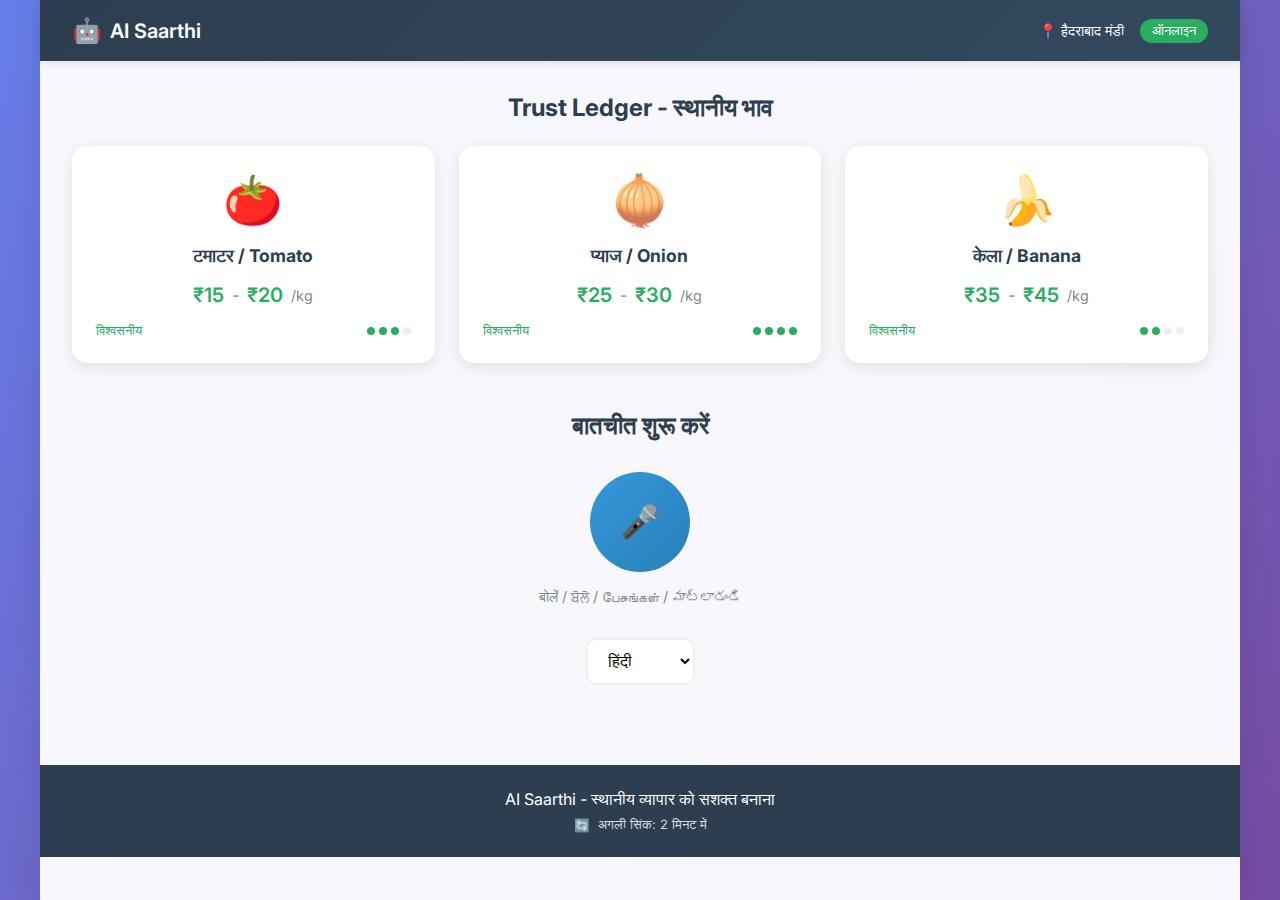
<file: index.html>
<!DOCTYPE html>
<html lang="en">
<head>
    <meta charset="UTF-8">
    <meta name="viewport" content="width=device-width, initial-scale=1.0">
    <title>AI Saarthi - Multilingual Mandi</title>
    <link rel="stylesheet" href="styles.css">
    <link href="https://fonts.googleapis.com/css2?family=Inter:wght@300;400;500;600;700&display=swap" rel="stylesheet">
</head>
<body>
    <div class="app-container">
        <!-- Header -->
        <header class="header">
            <div class="header-content">
                <div class="logo">
                    <span class="logo-icon">🤖</span>
                    <span class="logo-text">AI Saarthi</span>
                </div>
                <div class="location-status">
                    <span class="location">📍 हैदराबाद मंडी</span>
                    <span class="status offline">ऑफलाइन</span>
                </div>
            </div>
        </header>

        <!-- Main Content -->
        <main class="main-content">
            <!-- Price Discovery Section -->
            <section class="price-discovery">
                <h2>Trust Ledger - स्थानीय भाव</h2>
                <div class="price-grid">
                    <div class="price-card">
                        <div class="produce-icon">🍅</div>
                        <h3>टमाटर / Tomato</h3>
                        <div class="price-range">
                            <span class="min-price">₹15</span>
                            <span class="separator">-</span>
                            <span class="max-price">₹20</span>
                            <span class="unit">/kg</span>
                        </div>
                        <div class="trust-indicator">
                            <span class="trust-score">विश्वसनीय</span>
                            <div class="trust-dots">
                                <span class="dot active"></span>
                                <span class="dot active"></span>
                                <span class="dot active"></span>
                                <span class="dot"></span>
                            </div>
                        </div>
                    </div>

                    <div class="price-card">
                        <div class="produce-icon">🧅</div>
                        <h3>प्याज / Onion</h3>
                        <div class="price-range">
                            <span class="min-price">₹25</span>
                            <span class="separator">-</span>
                            <span class="max-price">₹30</span>
                            <span class="unit">/kg</span>
                        </div>
                        <div class="trust-indicator">
                            <span class="trust-score">विश्वसनीय</span>
                            <div class="trust-dots">
                                <span class="dot active"></span>
                                <span class="dot active"></span>
                                <span class="dot active"></span>
                                <span class="dot active"></span>
                            </div>
                        </div>
                    </div>

                    <div class="price-card">
                        <div class="produce-icon">🍌</div>
                        <h3>केला / Banana</h3>
                        <div class="price-range">
                            <span class="min-price">₹35</span>
                            <span class="separator">-</span>
                            <span class="max-price">₹45</span>
                            <span class="unit">/kg</span>
                        </div>
                        <div class="trust-indicator">
                            <span class="trust-score">विश्वसनीय</span>
                            <div class="trust-dots">
                                <span class="dot active"></span>
                                <span class="dot active"></span>
                                <span class="dot"></span>
                                <span class="dot"></span>
                            </div>
                        </div>
                    </div>
                </div>
            </section>

            <!-- Voice Interface Section -->
            <section class="voice-interface">
                <h2>बातचीत शुरू करें</h2>
                <div class="voice-container">
                    <div class="mic-wrapper">
                        <button class="mic-button" id="micButton">
                            <span class="mic-icon">🎤</span>
                            <div class="pulse-ring"></div>
                        </button>
                        <p class="voice-instruction">बोलें / ਬੋਲੋ / பேசுங்கள் / మాట్లాడండి</p>
                    </div>
                    
                    <div class="language-selector">
                        <select id="languageSelect">
                            <option value="hi">हिंदी</option>
                            <option value="te">తెలుగు</option>
                            <option value="ta">தமிழ்</option>
                            <option value="pa">ਪੰਜਾਬੀ</option>
                            <option value="en">English</option>
                        </select>
                    </div>
                </div>
            </section>

            <!-- Negotiation Assistant -->
            <section class="negotiation-assistant" id="negotiationSection" style="display: none;">
                <h2>बातचीत सहायक</h2>
                <div class="conversation-display">
                    <div class="message-container" id="messageContainer">
                        <!-- Messages will be added here dynamically -->
                    </div>
                </div>
                
                <div class="fairness-indicator">
                    <h3>न्याय संकेतक</h3>
                    <div class="fairness-lights">
                        <div class="light green" id="greenLight">
                            <span class="light-label">उचित</span>
                        </div>
                        <div class="light yellow" id="yellowLight">
                            <span class="light-label">सावधान</span>
                        </div>
                        <div class="light red" id="redLight">
                            <span class="light-label">खतरा</span>
                        </div>
                    </div>
                </div>

                <div class="action-buttons">
                    <button class="action-btn accept" id="acceptBtn">
                        <span class="btn-icon">✓</span>
                        <span>स्वीकार करें</span>
                    </button>
                    <button class="action-btn wait" id="waitBtn">
                        <span class="btn-icon">⏳</span>
                        <span>प्रतीक्षा करें</span>
                    </button>
                    <button class="action-btn counter" id="counterBtn">
                        <span class="btn-icon">↻</span>
                        <span>काउंटर ऑफर</span>
                    </button>
                </div>
            </section>
        </main>

        <!-- Footer -->
        <footer class="footer">
            <p>AI Saarthi - स्थानीय व्यापार को सशक्त बनाना</p>
            <div class="sync-status">
                <span class="sync-indicator">🔄</span>
                <span>अगली सिंक: 2 मिनट में</span>
            </div>
        </footer>
    </div>

    <script src="script.js"></script>
    <script src="demo.js"></script>
</body>
</html>
</file>
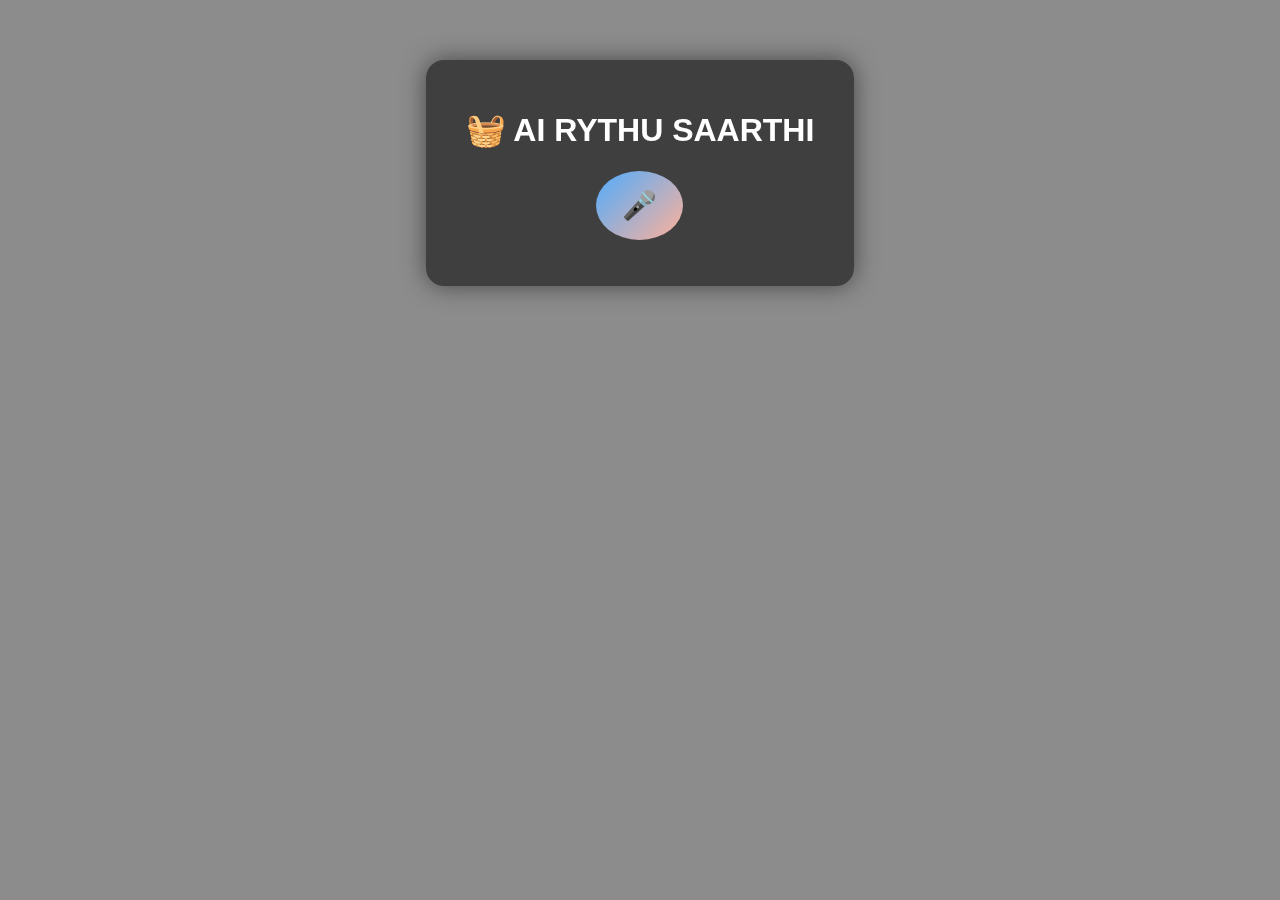
<file: UI.html>
<!DOCTYPE html>
<html>
<head>
<meta charset="UTF-8">
<title>Multilingual Mandi AI</title>

<style>
body {
  font-family: Arial, sans-serif;
  margin: 0;
  background: linear-gradient(rgba(0,0,0,0.45), rgba(0,0,0,0.45)),
              url('https://images.unsplash.com/photo-1542838132-92c53300491e');
  background-size: cover;
  background-position: center;
  color: white;
  text-align: center;
}

/* glass style card */
.container {
  margin-top: 60px;
  background: rgba(0,0,0,0.55);
  backdrop-filter: blur(8px);
  display: inline-block;
  padding: 30px 40px;
  border-radius: 18px;
  box-shadow: 0 0 25px rgba(0,0,0,0.5);
  animation: fadeIn 0.8s ease;
  min-width: 320px;
}

/* mic button */
#micBtn {
  font-size: 28px;
  padding: 18px 26px;
  border-radius: 50%;
  border: none;
  cursor: pointer;
  color: white;
  background: linear-gradient(135deg, #4facfe, #ffb199); /* neutral */
  transition: transform 0.2s, background 0.4s, box-shadow 0.2s;
}

#micBtn:hover {
  transform: scale(1.12);
  box-shadow: 0 0 15px rgba(255,255,255,0.4);
}

.status {
  font-size: 22px;
  font-weight: bold;
  padding: 8px 16px;
  border-radius: 8px;
  display: inline-block;
  margin-top: 10px;
  animation: pop 0.4s ease;
}

.flow {
  margin-top: 18px;
  font-size: 18px;
  line-height: 1.8;
}

.highlight-old {
  text-decoration: line-through;
  opacity: 0.7;
}

.highlight-new {
  font-weight: bold;
  font-size: 20px;
}

@keyframes fadeIn {
  from {opacity:0; transform: translateY(25px);}
  to {opacity:1; transform: translateY(0);}
}

@keyframes pop {
  from {transform: scale(0.8); opacity:0;}
  to {transform: scale(1); opacity:1;}
}
</style>
</head>

<body>

<div class="container">
  <h1>🧺 AI RYTHU SAARTHI</h1>

  <button id="micBtn" onclick="startListening()">🎤</button>

  <p id="heard" style="margin-top:15px;"></p>

  <div id="result" style="display:none;">
    <p><b>Item:</b> <span id="item"></span></p>
    <p><b>Vendor Price:</b> ₹<span id="spoken"></span></p>
    <p><b>Fair Mandi Price:</b> ₹<span id="fair"></span></p>

    <div id="statusBox" class="status"></div>

    <div class="flow">
      💬 Negotiation Suggestion<br>
      Vendor asked: ₹<span id="before" class="highlight-old"></span>
      ➜ You say: ₹<span id="after" class="highlight-new"></span>
    </div>
  </div>
</div>

<script>
function resetMicColor() {
  document.getElementById("micBtn").style.background =
    "linear-gradient(135deg, #4facfe, #ffb199)"; // neutral
}

function setMicColor(color) {
  const micBtn = document.getElementById("micBtn");
  if (color === "green") {
    micBtn.style.background = "linear-gradient(135deg, #00c853, #69f0ae)";
  } else if (color === "orange") {
    micBtn.style.background = "linear-gradient(135deg, #ff9800, #ffd180)";
  } else if (color === "red") {
    micBtn.style.background = "linear-gradient(135deg, #d50000, #ff5252)";
  }
}

function startListening() {
  resetMicColor(); // neutral when starting new speech

  const SpeechRecognition = window.SpeechRecognition || window.webkitSpeechRecognition;
  const recognition = new SpeechRecognition();

  recognition.lang = "en-IN"; // supports Indian mixed speech
  recognition.start();

  recognition.onresult = async function(event) {
    const text = event.results[0][0].transcript;
    document.getElementById("heard").innerText = "You said: " + text;

    try {
      const response = await fetch("http://127.0.0.1:8000/analyze", {
        method: "POST",
        headers: { "Content-Type": "application/json" },
        body: JSON.stringify({ text: text })
      });

      const data = await response.json();

      if (data.error) {
        document.getElementById("heard").innerText += " (Could not understand item/price)";
        document.getElementById("result").style.display = "none";
        return;
      }

      // show result card
      document.getElementById("result").style.display = "block";

      // fill values
      document.getElementById("item").innerText = data.item;
      document.getElementById("spoken").innerText = data.spoken_price;
      document.getElementById("fair").innerText = data.fair_price;

      // status badge
      const box = document.getElementById("statusBox");
      box.innerText = data.status;
      box.style.backgroundColor = data.color;

      // negotiation flow
      document.getElementById("before").innerText = data.spoken_price;
      document.getElementById("after").innerText = data.suggested_counter;

      // change mic color based on status
      setMicColor(data.color);

    } catch (err) {
      document.getElementById("heard").innerText = "Error connecting to server";
    }
  };
}
</script>

</body>
</html>
</file>
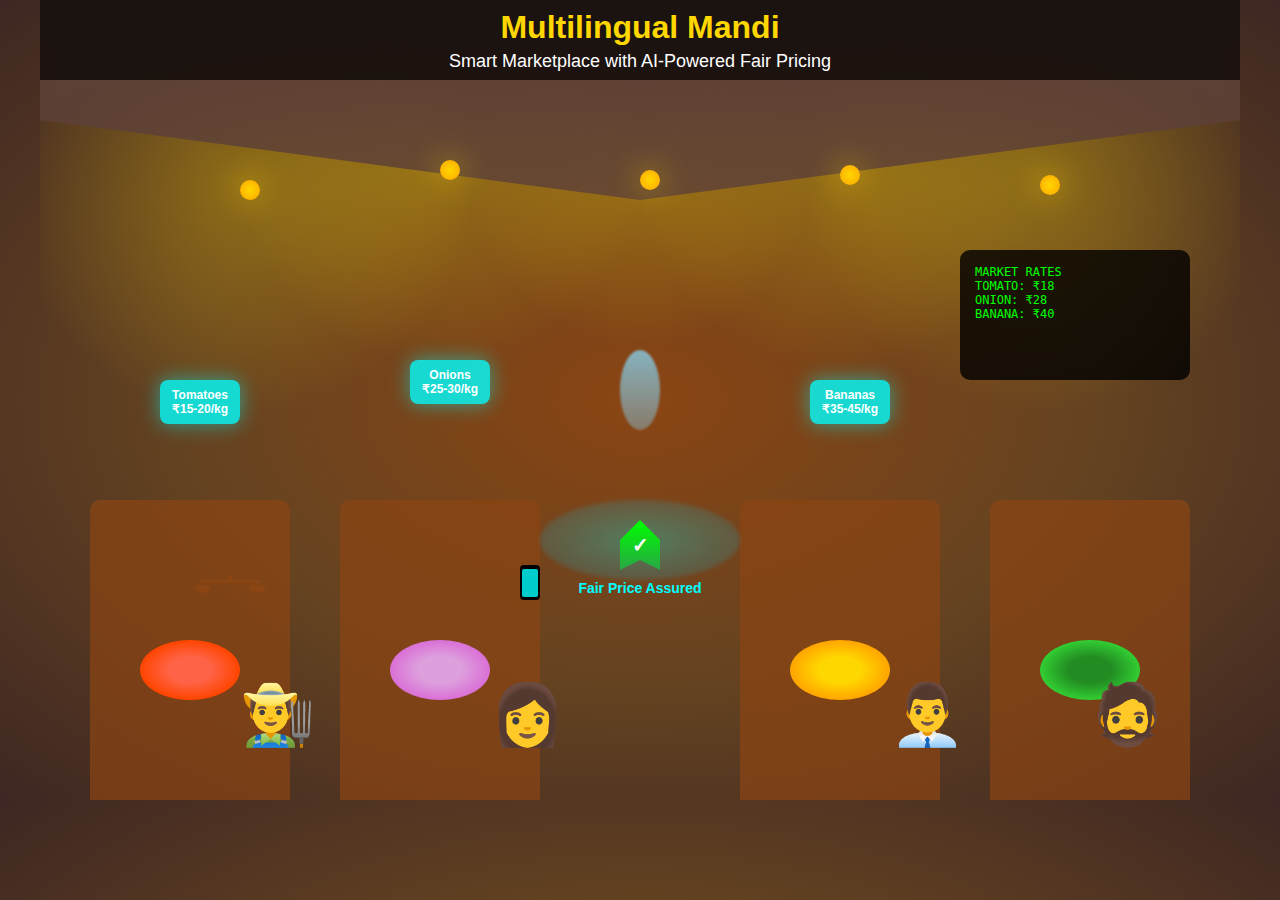
<file: assets/hero_visuals.html>
<!DOCTYPE html>
<html lang="en">
<head>
    <meta charset="UTF-8">
    <meta name="viewport" content="width=device-width, initial-scale=1.0">
    <title>Hero Visuals - Multilingual Mandi</title>
    <style>
        body {
            margin: 0;
            padding: 0;
            background: radial-gradient(ellipse at center, #8B4513 0%, #654321 50%, #3e2723 100%);
            font-family: 'Arial', sans-serif;
            overflow-x: auto;
        }
        .marketplace {
            width: 1200px;
            height: 800px;
            position: relative;
            margin: 0 auto;
            background: 
                radial-gradient(circle at 200px 180px, rgba(255,215,0,0.3) 0%, transparent 20%),
                radial-gradient(circle at 400px 160px, rgba(255,215,0,0.3) 0%, transparent 20%),
                radial-gradient(circle at 600px 170px, rgba(255,215,0,0.3) 0%, transparent 20%),
                radial-gradient(circle at 800px 165px, rgba(255,215,0,0.3) 0%, transparent 20%),
                radial-gradient(circle at 1000px 175px, rgba(255,215,0,0.3) 0%, transparent 20%);
        }
        .ceiling {
            position: absolute;
            top: 0;
            left: 0;
            right: 0;
            height: 200px;
            background: linear-gradient(to bottom, #5d4037 0%, rgba(93,64,55,0.8) 100%);
            clip-path: polygon(0 0, 100% 0, 100% 60%, 50% 100%, 0 60%);
        }
        .hanging-light {
            position: absolute;
            width: 20px;
            height: 20px;
            background: radial-gradient(circle, #FFD700 0%, #FFA500 100%);
            border-radius: 50%;
            box-shadow: 0 0 30px rgba(255,215,0,0.6);
        }
        .light1 { top: 180px; left: 200px; }
        .light2 { top: 160px; left: 400px; }
        .light3 { top: 170px; left: 600px; }
        .light4 { top: 165px; left: 800px; }
        .light5 { top: 175px; left: 1000px; }
        .stall {
            position: absolute;
            bottom: 0;
            width: 200px;
            height: 300px;
            background: rgba(139,69,19,0.7);
            border-radius: 10px 10px 0 0;
        }
        .stall1 { left: 50px; }
        .stall2 { left: 300px; }
        .stall3 { left: 700px; }
        .stall4 { left: 950px; }
        .produce {
            position: absolute;
            bottom: 100px;
            width: 100px;
            height: 60px;
            border-radius: 50%;
        }
        .tomatoes {
            left: 100px;
            background: radial-gradient(ellipse, #FF6347 30%, #FF4500 70%);
        }
        .onions {
            left: 350px;
            background: radial-gradient(ellipse, #DDA0DD 30%, #DA70D6 70%);
        }
        .bananas {
            left: 750px;
            background: radial-gradient(ellipse, #FFD700 30%, #FFA500 70%);
        }
        .greens {
            left: 1000px;
            background: radial-gradient(ellipse, #228B22 30%, #32CD32 70%);
        }
        .hologram-base {
            position: absolute;
            left: 500px;
            top: 500px;
            width: 200px;
            height: 80px;
            background: radial-gradient(ellipse, rgba(0,255,255,0.3) 0%, rgba(0,128,255,0.1) 100%);
            border-radius: 50%;
            filter: blur(2px);
        }
        .ai-assistant {
            position: absolute;
            left: 580px;
            top: 350px;
            width: 40px;
            height: 80px;
            background: linear-gradient(to bottom, rgba(135,206,235,0.8) 0%, rgba(135,206,235,0.4) 100%);
            border-radius: 50%;
            filter: blur(1px);
        }
        .price-display {
            position: absolute;
            background: rgba(0,255,255,0.8);
            border-radius: 8px;
            padding: 8px 12px;
            color: white;
            font-weight: bold;
            font-size: 12px;
            text-align: center;
            box-shadow: 0 0 20px rgba(0,255,255,0.5);
            animation: glow 2s ease-in-out infinite alternate;
        }
        @keyframes glow {
            from { box-shadow: 0 0 20px rgba(0,255,255,0.5); }
            to { box-shadow: 0 0 30px rgba(0,255,255,0.8); }
        }
        .price1 {
            left: 120px;
            top: 380px;
        }
        .price2 {
            left: 370px;
            top: 360px;
        }
        .price3 {
            left: 770px;
            top: 380px;
        }
        .fair-price-shield {
            position: absolute;
            left: 580px;
            top: 520px;
            width: 40px;
            height: 50px;
            background: linear-gradient(to bottom, #00FF00 0%, #28a745 100%);
            clip-path: polygon(50% 0%, 0% 40%, 0% 100%, 50% 80%, 100% 100%, 100% 40%);
            display: flex;
            align-items: center;
            justify-content: center;
            color: white;
            font-weight: bold;
            font-size: 20px;
            animation: pulse 2s infinite;
        }
        @keyframes pulse {
            0%, 100% { transform: scale(1); }
            50% { transform: scale(1.1); }
        }
        .fair-price-text {
            position: absolute;
            left: 520px;
            top: 580px;
            color: #00FFFF;
            font-weight: bold;
            font-size: 14px;
            text-align: center;
            width: 160px;
        }
        .person {
            position: absolute;
            bottom: 50px;
        }
        .farmer {
            left: 200px;
            font-size: 60px;
        }
        .customer {
            left: 450px;
            font-size: 60px;
        }
        .vendor {
            left: 850px;
            font-size: 60px;
        }
        .buyer {
            left: 1050px;
            font-size: 60px;
        }
        .mobile-device {
            position: absolute;
            left: 480px;
            bottom: 200px;
            width: 20px;
            height: 35px;
            background: #000;
            border-radius: 4px;
            display: flex;
            align-items: center;
            justify-content: center;
        }
        .mobile-screen {
            width: 16px;
            height: 28px;
            background: rgba(0,255,255,0.8);
            border-radius: 2px;
        }
        .traditional-scale {
            position: absolute;
            left: 160px;
            bottom: 200px;
            width: 60px;
            height: 20px;
        }
        .scale-beam {
            width: 100%;
            height: 3px;
            background: #8B4513;
            position: relative;
        }
        .scale-center {
            position: absolute;
            left: 50%;
            top: -5px;
            transform: translateX(-50%);
            width: 6px;
            height: 6px;
            background: #8B4513;
            border-radius: 50%;
        }
        .scale-pan {
            position: absolute;
            top: 5px;
            width: 15px;
            height: 8px;
            background: #8B4513;
            border-radius: 0 0 50% 50%;
        }
        .scale-pan.left { left: -5px; }
        .scale-pan.right { right: -5px; }
        .digital-board {
            position: absolute;
            right: 50px;
            top: 250px;
            width: 200px;
            height: 100px;
            background: rgba(0,0,0,0.8);
            border-radius: 10px;
            padding: 15px;
            color: #00FF00;
            font-family: monospace;
            font-size: 12px;
        }
        .title-overlay {
            position: absolute;
            top: 0;
            left: 0;
            right: 0;
            height: 80px;
            background: rgba(0,0,0,0.7);
            display: flex;
            flex-direction: column;
            align-items: center;
            justify-content: center;
            color: white;
        }
        .main-title {
            font-size: 32px;
            font-weight: bold;
            color: #FFD700;
            margin-bottom: 5px;
        }
        .subtitle {
            font-size: 18px;
            color: #FFFFFF;
        }
    </style>
</head>
<body>
    <div class="marketplace">
        <div class="ceiling"></div>
        
        <!-- Hanging lights -->
        <div class="hanging-light light1"></div>
        <div class="hanging-light light2"></div>
        <div class="hanging-light light3"></div>
        <div class="hanging-light light4"></div>
        <div class="hanging-light light5"></div>
        
        <!-- Market stalls -->
        <div class="stall stall1"></div>
        <div class="stall stall2"></div>
        <div class="stall stall3"></div>
        <div class="stall stall4"></div>
        
        <!-- Produce displays -->
        <div class="produce tomatoes"></div>
        <div class="produce onions"></div>
        <div class="produce bananas"></div>
        <div class="produce greens"></div>
        
        <!-- Holographic elements -->
        <div class="hologram-base"></div>
        <div class="ai-assistant"></div>
        
        <!-- Price displays -->
        <div class="price-display price1">
            Tomatoes<br>₹15-20/kg
        </div>
        <div class="price-display price2">
            Onions<br>₹25-30/kg
        </div>
        <div class="price-display price3">
            Bananas<br>₹35-45/kg
        </div>
        
        <!-- Fair price assurance -->
        <div class="fair-price-shield">✓</div>
        <div class="fair-price-text">Fair Price Assured</div>
        
        <!-- People -->
        <div class="person farmer">👨‍🌾</div>
        <div class="person customer">👩</div>
        <div class="person vendor">👨‍💼</div>
        <div class="person buyer">🧔</div>
        
        <!-- Mobile device -->
        <div class="mobile-device">
            <div class="mobile-screen"></div>
        </div>
        
        <!-- Traditional scale -->
        <div class="traditional-scale">
            <div class="scale-beam">
                <div class="scale-center"></div>
                <div class="scale-pan left"></div>
                <div class="scale-pan right"></div>
            </div>
        </div>
        
        <!-- Digital price board -->
        <div class="digital-board">
            MARKET RATES<br>
            TOMATO: ₹18<br>
            ONION:  ₹28<br>
            BANANA: ₹40
        </div>
        
        <!-- Title overlay -->
        <div class="title-overlay">
            <div class="main-title">Multilingual Mandi</div>
            <div class="subtitle">Smart Marketplace with AI-Powered Fair Pricing</div>
        </div>
    </div>
</body>
</html>
</file>
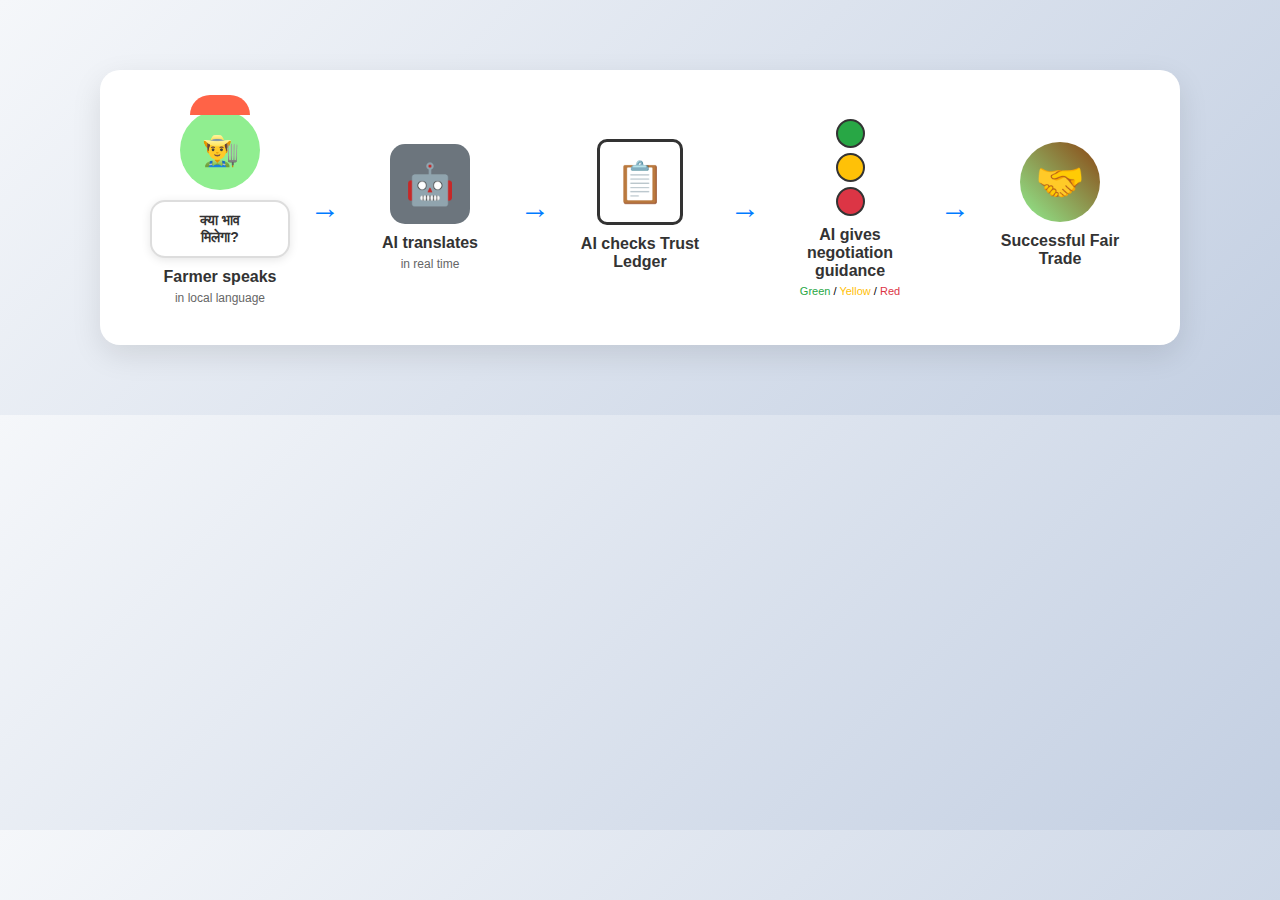
<file: assets/negotiation_flow.html>
<!DOCTYPE html>
<html lang="en">
<head>
    <meta charset="UTF-8">
    <meta name="viewport" content="width=device-width, initial-scale=1.0">
    <title>Negotiation Flow</title>
    <style>
        body {
            margin: 0;
            padding: 20px;
            background: linear-gradient(135deg, #f5f7fa 0%, #c3cfe2 100%);
            font-family: 'Arial', sans-serif;
        }
        .flow-container {
            display: flex;
            align-items: center;
            justify-content: space-between;
            max-width: 1000px;
            margin: 50px auto;
            padding: 40px;
            background: white;
            border-radius: 20px;
            box-shadow: 0 10px 30px rgba(0,0,0,0.1);
        }
        .step {
            text-align: center;
            flex: 1;
            margin: 0 10px;
        }
        .farmer {
            width: 80px;
            height: 80px;
            background: #90EE90;
            border-radius: 50%;
            margin: 0 auto 10px;
            position: relative;
            display: flex;
            align-items: center;
            justify-content: center;
        }
        .farmer::before {
            content: '';
            position: absolute;
            top: -15px;
            left: 10px;
            right: 10px;
            height: 20px;
            background: #FF6347;
            border-radius: 50px 50px 0 0;
        }
        .farmer::after {
            content: '👨‍🌾';
            font-size: 30px;
        }
        .speech-bubble {
            background: white;
            border: 2px solid #ddd;
            border-radius: 15px;
            padding: 10px 15px;
            margin: 10px auto;
            position: relative;
            max-width: 120px;
            box-shadow: 0 2px 10px rgba(0,0,0,0.1);
        }
        .speech-bubble::before {
            content: '';
            position: absolute;
            left: -10px;
            top: 50%;
            transform: translateY(-50%);
            border: 10px solid transparent;
            border-right-color: white;
        }
        .robot {
            width: 80px;
            height: 80px;
            background: #6c757d;
            border-radius: 15px;
            margin: 0 auto 10px;
            position: relative;
            display: flex;
            align-items: center;
            justify-content: center;
        }
        .robot::before {
            content: '🤖';
            font-size: 40px;
        }
        .clipboard {
            width: 80px;
            height: 80px;
            background: white;
            border: 3px solid #333;
            border-radius: 10px;
            margin: 0 auto 10px;
            position: relative;
            display: flex;
            align-items: center;
            justify-content: center;
        }
        .clipboard::before {
            content: '📋';
            font-size: 40px;
        }
        .traffic-lights {
            display: flex;
            flex-direction: column;
            align-items: center;
            gap: 5px;
            margin: 0 auto 10px;
        }
        .light {
            width: 25px;
            height: 25px;
            border-radius: 50%;
            border: 2px solid #333;
        }
        .green { background: #28a745; }
        .yellow { background: #ffc107; }
        .red { background: #dc3545; }
        .handshake {
            width: 80px;
            height: 80px;
            background: linear-gradient(45deg, #90EE90, #8B4513);
            border-radius: 50%;
            margin: 0 auto 10px;
            display: flex;
            align-items: center;
            justify-content: center;
        }
        .handshake::before {
            content: '🤝';
            font-size: 40px;
        }
        .arrow {
            font-size: 30px;
            color: #007bff;
            margin: 0 10px;
        }
        .step-title {
            font-weight: bold;
            margin: 10px 0 5px;
            color: #333;
        }
        .step-desc {
            font-size: 12px;
            color: #666;
        }
        .hindi-text {
            font-weight: bold;
            color: #333;
            font-size: 14px;
        }
        .guidance-text {
            font-size: 11px;
            margin-top: 5px;
        }
        .guidance-text .green-text { color: #28a745; }
        .guidance-text .yellow-text { color: #ffc107; }
        .guidance-text .red-text { color: #dc3545; }
    </style>
</head>
<body>
    <div class="flow-container">
        <div class="step">
            <div class="farmer"></div>
            <div class="speech-bubble">
                <div class="hindi-text">क्या भाव<br>मिलेगा?</div>
            </div>
            <div class="step-title">Farmer speaks</div>
            <div class="step-desc">in local language</div>
        </div>
        
        <div class="arrow">→</div>
        
        <div class="step">
            <div class="robot"></div>
            <div class="step-title">AI translates</div>
            <div class="step-desc">in real time</div>
        </div>
        
        <div class="arrow">→</div>
        
        <div class="step">
            <div class="clipboard"></div>
            <div class="step-title">AI checks Trust Ledger</div>
        </div>
        
        <div class="arrow">→</div>
        
        <div class="step">
            <div class="traffic-lights">
                <div class="light green"></div>
                <div class="light yellow"></div>
                <div class="light red"></div>
            </div>
            <div class="step-title">AI gives negotiation<br>guidance</div>
            <div class="guidance-text">
                <span class="green-text">Green</span> / 
                <span class="yellow-text">Yellow</span> / 
                <span class="red-text">Red</span>
            </div>
        </div>
        
        <div class="arrow">→</div>
        
        <div class="step">
            <div class="handshake"></div>
            <div class="step-title">Successful Fair Trade</div>
        </div>
    </div>
</body>
</html>
</file>
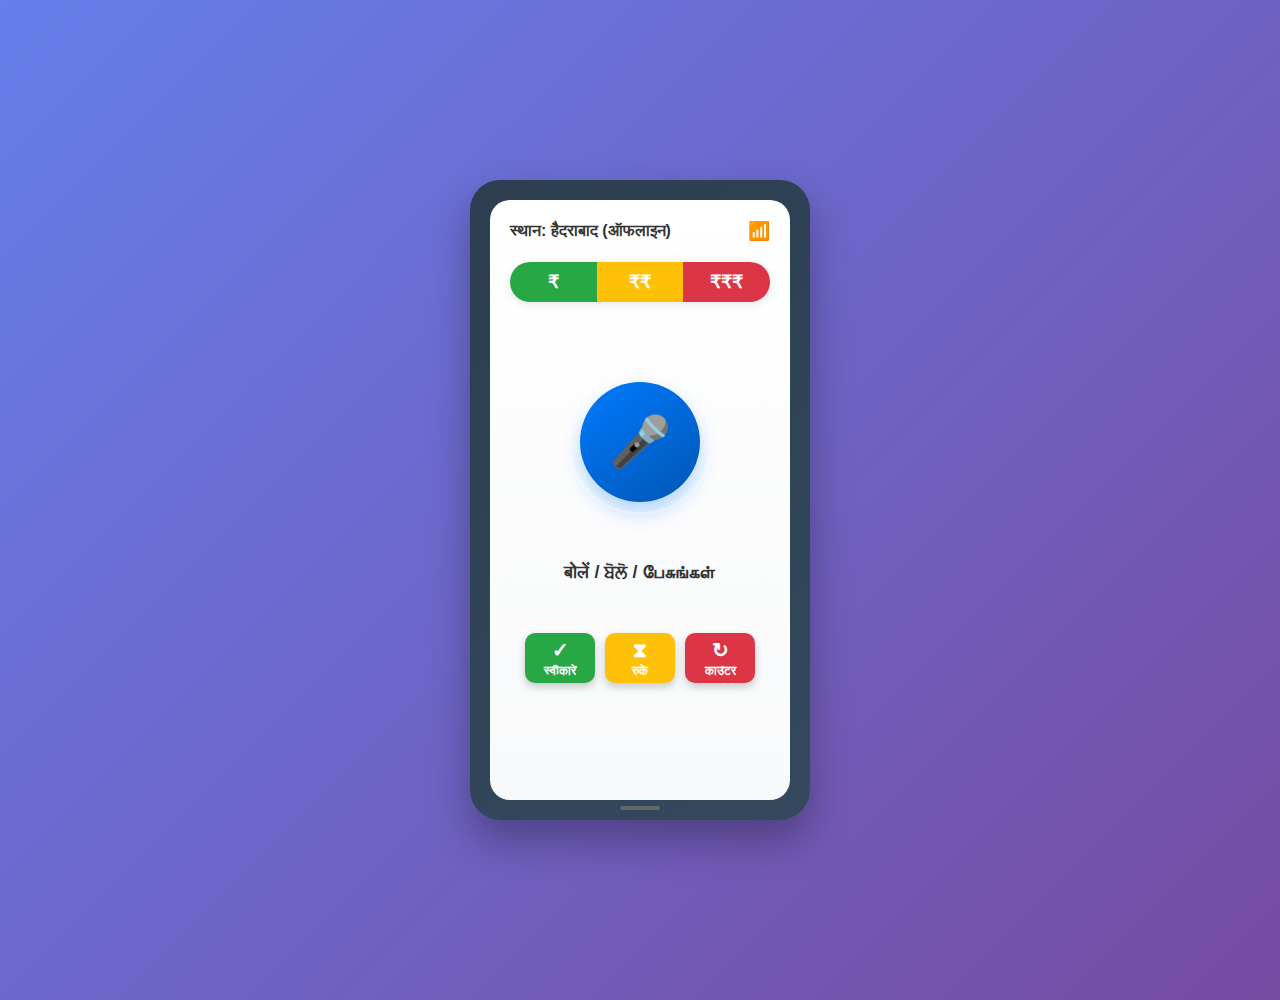
<file: assets/ui_mock.html>
<!DOCTYPE html>
<html lang="en">
<head>
    <meta charset="UTF-8">
    <meta name="viewport" content="width=device-width, initial-scale=1.0">
    <title>Mobile UI Mock</title>
    <style>
        body {
            margin: 0;
            padding: 50px;
            background: linear-gradient(135deg, #667eea 0%, #764ba2 100%);
            font-family: 'Arial', sans-serif;
            display: flex;
            justify-content: center;
            align-items: center;
            min-height: 100vh;
        }
        .phone {
            width: 300px;
            height: 600px;
            background: linear-gradient(145deg, #2c3e50, #34495e);
            border-radius: 30px;
            padding: 20px;
            box-shadow: 0 20px 40px rgba(0,0,0,0.3);
            position: relative;
        }
        .screen {
            width: 100%;
            height: 100%;
            background: linear-gradient(to bottom, #ffffff, #f8f9fa);
            border-radius: 20px;
            padding: 20px;
            box-sizing: border-box;
            display: flex;
            flex-direction: column;
            align-items: center;
        }
        .status-bar {
            width: 100%;
            display: flex;
            justify-content: space-between;
            align-items: center;
            margin-bottom: 20px;
            font-size: 14px;
            font-weight: bold;
            color: #333;
        }
        .location {
            font-size: 16px;
        }
        .wifi {
            font-size: 18px;
        }
        .price-bar {
            width: 100%;
            height: 40px;
            border-radius: 20px;
            display: flex;
            margin-bottom: 40px;
            overflow: hidden;
            box-shadow: 0 2px 10px rgba(0,0,0,0.1);
        }
        .price-section {
            flex: 1;
            display: flex;
            align-items: center;
            justify-content: center;
            color: white;
            font-weight: bold;
            font-size: 18px;
        }
        .green-section { background: #28a745; }
        .yellow-section { background: #ffc107; }
        .red-section { background: #dc3545; }
        .mic-container {
            margin: 40px 0;
        }
        .mic-button {
            width: 120px;
            height: 120px;
            background: linear-gradient(145deg, #007bff, #0056b3);
            border-radius: 50%;
            display: flex;
            align-items: center;
            justify-content: center;
            box-shadow: 0 10px 20px rgba(0,123,255,0.3);
            cursor: pointer;
            transition: transform 0.2s;
            position: relative;
        }
        .mic-button:hover {
            transform: scale(1.05);
        }
        .mic-button::before {
            content: '🎤';
            font-size: 50px;
        }
        .mic-button::after {
            content: '';
            position: absolute;
            width: 140px;
            height: 140px;
            border: 3px solid rgba(255,255,255,0.3);
            border-radius: 50%;
            animation: pulse 2s infinite;
        }
        @keyframes pulse {
            0% { transform: scale(1); opacity: 1; }
            100% { transform: scale(1.1); opacity: 0; }
        }
        .language-text {
            font-size: 18px;
            font-weight: bold;
            color: #333;
            margin: 20px 0;
            text-align: center;
        }
        .action-buttons {
            display: flex;
            gap: 10px;
            margin-top: 30px;
        }
        .action-btn {
            width: 70px;
            height: 50px;
            border-radius: 10px;
            display: flex;
            flex-direction: column;
            align-items: center;
            justify-content: center;
            color: white;
            font-weight: bold;
            font-size: 12px;
            cursor: pointer;
            transition: transform 0.2s;
            box-shadow: 0 4px 8px rgba(0,0,0,0.2);
        }
        .action-btn:hover {
            transform: translateY(-2px);
        }
        .accept-btn { background: #28a745; }
        .wait-btn { background: #ffc107; }
        .counter-btn { background: #dc3545; }
        .btn-icon {
            font-size: 20px;
            margin-bottom: 2px;
        }
        .home-indicator {
            position: absolute;
            bottom: 10px;
            left: 50%;
            transform: translateX(-50%);
            width: 40px;
            height: 4px;
            background: #666;
            border-radius: 2px;
        }
    </style>
</head>
<body>
    <div class="phone">
        <div class="screen">
            <div class="status-bar">
                <span class="location">स्थान: हैदराबाद (ऑफलाइन)</span>
                <span class="wifi">📶</span>
            </div>
            
            <div class="price-bar">
                <div class="price-section green-section">₹</div>
                <div class="price-section yellow-section">₹₹</div>
                <div class="price-section red-section">₹₹₹</div>
            </div>
            
            <div class="mic-container">
                <div class="mic-button"></div>
            </div>
            
            <div class="language-text">
                बोलें / ਬੋਲੋ / பேசுங்கள்
            </div>
            
            <div class="action-buttons">
                <div class="action-btn accept-btn">
                    <div class="btn-icon">✓</div>
                    <div>स्वीकारें</div>
                </div>
                <div class="action-btn wait-btn">
                    <div class="btn-icon">⧗</div>
                    <div>रुकें</div>
                </div>
                <div class="action-btn counter-btn">
                    <div class="btn-icon">↻</div>
                    <div>काउंटर</div>
                </div>
            </div>
        </div>
        <div class="home-indicator"></div>
    </div>
</body>
</html>
</file>
<file: styles.css>
/* Reset and Base Styles */
* {
    margin: 0;
    padding: 0;
    box-sizing: border-box;
}

body {
    font-family: 'Inter', sans-serif;
    background: linear-gradient(135deg, #667eea 0%, #764ba2 100%);
    min-height: 100vh;
    color: #333;
}

.app-container {
    max-width: 1200px;
    margin: 0 auto;
    background: rgba(255, 255, 255, 0.95);
    min-height: 100vh;
    box-shadow: 0 0 30px rgba(0, 0, 0, 0.1);
}

/* Header Styles */
.header {
    background: linear-gradient(135deg, #2c3e50, #34495e);
    color: white;
    padding: 1rem 2rem;
    box-shadow: 0 2px 10px rgba(0, 0, 0, 0.1);
}

.header-content {
    display: flex;
    justify-content: space-between;
    align-items: center;
}

.logo {
    display: flex;
    align-items: center;
    gap: 0.5rem;
}

.logo-icon {
    font-size: 1.5rem;
}

.logo-text {
    font-size: 1.25rem;
    font-weight: 600;
}

.location-status {
    display: flex;
    align-items: center;
    gap: 1rem;
}

.location {
    font-size: 0.9rem;
}

.status {
    padding: 0.25rem 0.75rem;
    border-radius: 20px;
    font-size: 0.8rem;
    font-weight: 500;
}

.status.online {
    background: #27ae60;
    color: white;
}

.status.offline {
    background: #e74c3c;
    color: white;
}

/* Main Content */
.main-content {
    padding: 2rem;
}

/* Price Discovery Section */
.price-discovery {
    margin-bottom: 3rem;
}

.price-discovery h2 {
    font-size: 1.5rem;
    margin-bottom: 1.5rem;
    color: #2c3e50;
    text-align: center;
}

.price-grid {
    display: grid;
    grid-template-columns: repeat(auto-fit, minmax(280px, 1fr));
    gap: 1.5rem;
}

.price-card {
    background: white;
    border-radius: 15px;
    padding: 1.5rem;
    box-shadow: 0 4px 15px rgba(0, 0, 0, 0.1);
    text-align: center;
    transition: transform 0.3s ease, box-shadow 0.3s ease;
}

.price-card:hover {
    transform: translateY(-5px);
    box-shadow: 0 8px 25px rgba(0, 0, 0, 0.15);
}

.produce-icon {
    font-size: 3rem;
    margin-bottom: 1rem;
}

.price-card h3 {
    font-size: 1.1rem;
    margin-bottom: 1rem;
    color: #2c3e50;
}

.price-range {
    display: flex;
    align-items: center;
    justify-content: center;
    gap: 0.5rem;
    margin-bottom: 1rem;
}

.min-price, .max-price {
    font-size: 1.25rem;
    font-weight: 600;
    color: #27ae60;
}

.separator {
    color: #7f8c8d;
}

.unit {
    color: #7f8c8d;
    font-size: 0.9rem;
}

.trust-indicator {
    display: flex;
    align-items: center;
    justify-content: space-between;
    margin-top: 1rem;
}

.trust-score {
    font-size: 0.8rem;
    color: #27ae60;
    font-weight: 500;
}

.trust-dots {
    display: flex;
    gap: 0.25rem;
}

.dot {
    width: 8px;
    height: 8px;
    border-radius: 50%;
    background: #ecf0f1;
}

.dot.active {
    background: #27ae60;
}

/* Voice Interface */
.voice-interface {
    text-align: center;
    margin-bottom: 3rem;
}

.voice-interface h2 {
    font-size: 1.5rem;
    margin-bottom: 2rem;
    color: #2c3e50;
}

.voice-container {
    display: flex;
    flex-direction: column;
    align-items: center;
    gap: 2rem;
}

.mic-wrapper {
    position: relative;
}

.mic-button {
    width: 100px;
    height: 100px;
    border-radius: 50%;
    border: none;
    background: linear-gradient(135deg, #3498db, #2980b9);
    color: white;
    font-size: 2rem;
    cursor: pointer;
    transition: all 0.3s ease;
    position: relative;
    overflow: hidden;
}

.mic-button:hover {
    transform: scale(1.05);
    box-shadow: 0 8px 25px rgba(52, 152, 219, 0.3);
}

.mic-button.listening {
    background: linear-gradient(135deg, #e74c3c, #c0392b);
    animation: pulse 1.5s infinite;
}

.pulse-ring {
    position: absolute;
    top: 50%;
    left: 50%;
    transform: translate(-50%, -50%);
    width: 100px;
    height: 100px;
    border: 3px solid #3498db;
    border-radius: 50%;
    opacity: 0;
}

.mic-button.listening .pulse-ring {
    animation: pulse-ring 1.5s infinite;
}

@keyframes pulse {
    0% { transform: scale(1); }
    50% { transform: scale(1.05); }
    100% { transform: scale(1); }
}

@keyframes pulse-ring {
    0% {
        transform: translate(-50%, -50%) scale(1);
        opacity: 1;
    }
    100% {
        transform: translate(-50%, -50%) scale(1.5);
        opacity: 0;
    }
}

.voice-instruction {
    margin-top: 1rem;
    color: #7f8c8d;
    font-size: 0.9rem;
}

.language-selector select {
    padding: 0.75rem 1rem;
    border: 2px solid #ecf0f1;
    border-radius: 10px;
    font-size: 1rem;
    background: white;
    cursor: pointer;
    transition: border-color 0.3s ease;
}

.language-selector select:focus {
    outline: none;
    border-color: #3498db;
}

/* Negotiation Assistant */
.negotiation-assistant {
    background: white;
    border-radius: 15px;
    padding: 2rem;
    box-shadow: 0 4px 15px rgba(0, 0, 0, 0.1);
    margin-bottom: 2rem;
}

.negotiation-assistant h2 {
    font-size: 1.5rem;
    margin-bottom: 1.5rem;
    color: #2c3e50;
    text-align: center;
}

.conversation-display {
    background: #f8f9fa;
    border-radius: 10px;
    padding: 1rem;
    margin-bottom: 2rem;
    min-height: 200px;
    max-height: 300px;
    overflow-y: auto;
}

.message {
    margin-bottom: 1rem;
    padding: 0.75rem;
    border-radius: 10px;
    max-width: 80%;
}

.message.user {
    background: #3498db;
    color: white;
    margin-left: auto;
}

.message.ai {
    background: #27ae60;
    color: white;
}

.message.negotiation {
    background: #f39c12;
    color: white;
}

.message-content {
    display: flex;
    justify-content: space-between;
    align-items: flex-end;
    gap: 1rem;
}

.message-time {
    font-size: 0.7rem;
    opacity: 0.8;
}

.fairness-indicator {
    text-align: center;
    margin-bottom: 2rem;
}

.fairness-indicator h3 {
    margin-bottom: 1rem;
    color: #2c3e50;
}

.fairness-lights {
    display: flex;
    justify-content: center;
    gap: 2rem;
}

.light {
    display: flex;
    flex-direction: column;
    align-items: center;
    gap: 0.5rem;
}

.light::before {
    content: '';
    width: 40px;
    height: 40px;
    border-radius: 50%;
    border: 3px solid #ecf0f1;
    transition: all 0.3s ease;
}

.light.green::before {
    border-color: #27ae60;
}

.light.yellow::before {
    border-color: #f39c12;
}

.light.red::before {
    border-color: #e74c3c;
}

.light.active::before {
    background: currentColor;
    box-shadow: 0 0 20px currentColor;
}

.light.green.active::before {
    background: #27ae60;
    box-shadow: 0 0 20px #27ae60;
}

.light.yellow.active::before {
    background: #f39c12;
    box-shadow: 0 0 20px #f39c12;
}

.light.red.active::before {
    background: #e74c3c;
    box-shadow: 0 0 20px #e74c3c;
}

.light-label {
    font-size: 0.8rem;
    color: #7f8c8d;
    font-weight: 500;
}

.action-buttons {
    display: flex;
    justify-content: center;
    gap: 1rem;
    flex-wrap: wrap;
}

.action-btn {
    display: flex;
    align-items: center;
    gap: 0.5rem;
    padding: 0.75rem 1.5rem;
    border: none;
    border-radius: 10px;
    font-size: 0.9rem;
    font-weight: 500;
    cursor: pointer;
    transition: all 0.3s ease;
}

.action-btn.accept {
    background: #27ae60;
    color: white;
}

.action-btn.wait {
    background: #f39c12;
    color: white;
}

.action-btn.counter {
    background: #3498db;
    color: white;
}

.action-btn:hover {
    transform: translateY(-2px);
    box-shadow: 0 4px 15px rgba(0, 0, 0, 0.2);
}

/* Footer */
.footer {
    background: #2c3e50;
    color: white;
    padding: 1.5rem 2rem;
    text-align: center;
    margin-top: auto;
}

.footer p {
    margin-bottom: 0.5rem;
}

.sync-status {
    display: flex;
    align-items: center;
    justify-content: center;
    gap: 0.5rem;
    font-size: 0.8rem;
    opacity: 0.8;
}

.sync-indicator {
    animation: rotate 2s linear infinite;
}

@keyframes rotate {
    from { transform: rotate(0deg); }
    to { transform: rotate(360deg); }
}

/* Responsive Design */
@media (max-width: 768px) {
    .main-content {
        padding: 1rem;
    }
    
    .price-grid {
        grid-template-columns: 1fr;
    }
    
    .header-content {
        flex-direction: column;
        gap: 1rem;
        text-align: center;
    }
    
    .fairness-lights {
        gap: 1rem;
    }
    
    .action-buttons {
        flex-direction: column;
        align-items: center;
    }
    
    .action-btn {
        width: 100%;
        max-width: 200px;
    }
}
</file>
